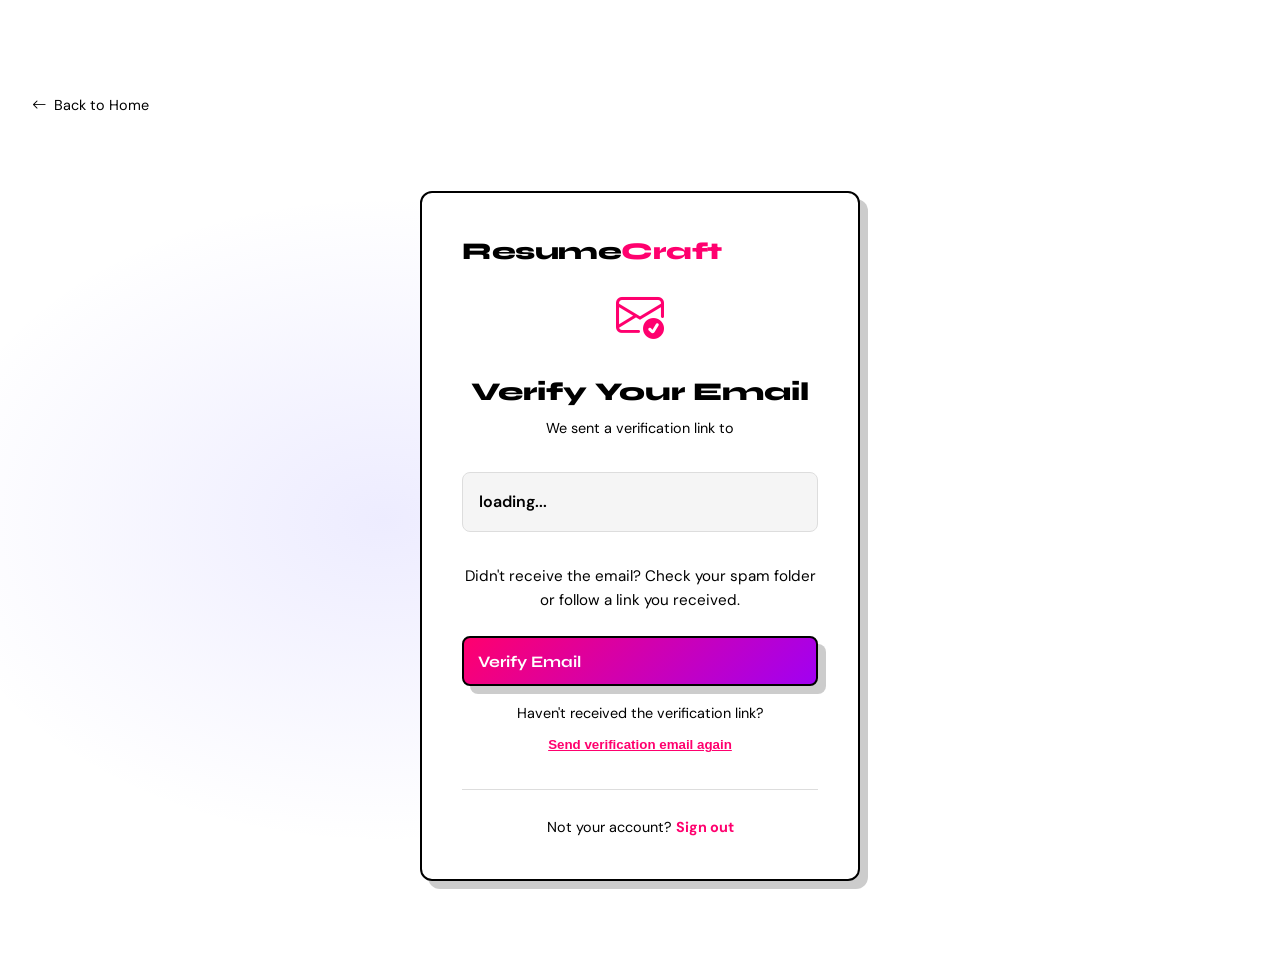
<file: email-verification.html>
<!DOCTYPE html>
<html lang="en">

<head>
    <meta charset="UTF-8">
    <meta name="viewport" content="width=device-width, initial-scale=1.0">
    <title>Verify Email — ResumeCraft</title>
    <link rel="preconnect" href="https://fonts.googleapis.com">
    <link href="https://fonts.googleapis.com/css2?family=Syne:wght@700;800&family=DM+Sans:wght@300;400;500;600&display=swap" rel="stylesheet">
    <link rel="stylesheet" href="https://cdn.jsdelivr.net/npm/bootstrap-icons@1.11.3/font/bootstrap-icons.min.css">
    <link rel="stylesheet" href="css/style.css">
    <style>
         :root {
            --primary-color: #ff006e;
            --secondary-color: #a100f2;
            --black: #000000;
            --white: #ffffff;
            --light-gray: #f5f5f5;
            --border-width: 2px;
            --border-radius: 12px;
            --shadow: 8px 8px 0px rgba(0, 0, 0, 0.2);
            --shadow-hover: 12px 12px 0px rgba(0, 0, 0, 0.3);
        }
        
        body {
            background-color: var(--white) !important;
            color: var(--black) !important;
        }
        
        h1,
        h2,
        h3,
        h4,
        h5,
        h6 {
            color: var(--black) !important;
        }
        
        p,
        a {
            color: var(--black) !important;
        }
        
        .auth-card {
            border: var(--border-width) solid var(--black);
            border-radius: var(--border-radius);
            box-shadow: var(--shadow);
            background-color: rgba(255, 255, 255, 0.98) !important;
            color: var(--black);
            backdrop-filter: blur(10px);
            margin-top: 2rem;
        }
        
        .auth-logo {
            font-weight: 900;
            font-size: 1.5rem;
            letter-spacing: -0.02em;
            color: var(--black);
        }
        
        .btn-primary-custom {
            background-color: var(--primary-color);
            color: var(--white);
            border: var(--border-width) solid var(--black);
            border-radius: 8px;
            box-shadow: var(--shadow);
            font-weight: 700;
            transition: all 0.3s ease;
            padding: 0.85rem;
            cursor: pointer;
        }
        
        .btn-primary-custom:hover:not(:disabled) {
            box-shadow: var(--shadow-hover);
            transform: translate(-2px, -2px);
        }
        
        .btn-primary-custom:disabled {
            opacity: 0.6;
            cursor: not-allowed;
        }
        
        .auth-link {
            color: var(--primary-color);
            font-weight: 700;
            text-decoration: none;
        }
        
        .success-msg {
            display: none;
            background-color: #d4edda;
            border: 2px solid #28a745;
            border-radius: 8px;
            padding: 1rem;
            margin-bottom: 1.5rem;
            color: #155724;
            font-weight: 600;
            align-items: center;
            gap: 0.5rem;
        }
        
        .error-msg {
            display: none;
            background-color: #f8d7da;
            border: 2px solid #dc3545;
            border-radius: 8px;
            padding: 1rem;
            margin-bottom: 1.5rem;
            color: #721c24;
            font-weight: 600;
            align-items: center;
            gap: 0.5rem;
        }
        
        .verification-icon {
            font-size: 3rem;
            color: var(--primary-color);
            margin-bottom: 1rem;
        }
        
        .email-display {
            background-color: var(--light-gray);
            border: 1px solid #ddd;
            border-radius: 8px;
            padding: 1rem;
            margin: 1.5rem 0;
            word-break: break-all;
            color: var(--black);
            font-weight: 600;
        }
        
        .spinner {
            border: 3px solid #f3f3f3;
            border-top: 3px solid var(--primary-color);
            border-radius: 50%;
            width: 20px;
            height: 20px;
            animation: spin 1s linear infinite;
        }
        
        @keyframes spin {
            0% {
                transform: rotate(0deg);
            }
            100% {
                transform: rotate(360deg);
            }
        }
        
        .resend-link {
            margin-top: 1rem;
            text-align: center;
            font-size: 0.9rem;
        }
        
        .resend-link button {
            background: none;
            border: none;
            color: var(--primary-color);
            font-weight: 700;
            cursor: pointer;
            text-decoration: underline;
            padding: 0;
        }
        
        .resend-link button:hover {
            text-decoration-line: underline;
        }
        
        input,
        textarea,
        select {
            background-color: var(--white) !important;
            color: var(--black) !important;
            border-color: var(--black) !important;
        }
    </style>
</head>

<body>
    <div class="auth-page" style="position:relative">
        <div style="position:absolute;top:0;left:0;right:0;height:180px;background:linear-gradient(135deg, #ff006e 0%, #a100f2 100%);border-bottom:2px solid #000;z-index:-1"></div>

        <div style="position:absolute;top:1.5rem;left:2rem">
            <a href="index.html" style="display:flex;align-items:center;gap:0.5rem;color:#666;font-size:0.9rem;text-decoration:none">
                <i class="bi bi-arrow-left"></i> Back to Home
            </a>
        </div>

        <div class="auth-card page-enter">
            <div class="auth-logo">Resume<span>Craft</span></div>

            <div style="text-align:center">
                <div class="verification-icon">
                    <i class="bi bi-envelope-check"></i>
                </div>
                <h1 class="auth-title">Verify Your Email</h1>
                <p class="auth-sub">We sent a verification link to</p>
            </div>

            <div class="email-display" id="emailDisplay">loading...</div>

            <div class="error-msg" id="errorMsg"><i class="bi bi-exclamation-circle me-2"></i><span id="errorText"></span></div>
            <div class="success-msg" id="successMsg"><i class="bi bi-check-circle me-2"></i><span id="successText">Email verified! Redirecting to dashboard...</span></div>

            <div style="text-align:center;margin-top:2rem">
                <p style="margin-bottom:1.5rem;font-size:0.95rem;color:#666">
                    Didn't receive the email? Check your spam folder or follow a link you received.
                </p>

                <button class="btn-primary-custom" style="width:100%;font-size:1rem" onclick="handleVerificationCheck()" id="checkBtn">
                    <span id="checkBtnText">Verify Email</span>
                    <div class="spinner" id="spinner" style="display:none;margin-left:0.5rem"></div>
                </button>

                <div class="resend-link">
                    <p style="margin-bottom:0.5rem">Haven't received the verification link?</p>
                    <button onclick="handleResendEmail()" id="resendBtn">Send verification email again</button>
                </div>

                <div style="margin-top:2rem;padding-top:1.5rem;border-top:1px solid #ddd">
                    <a href="#" onclick="handleLogout()" style="color:#666;font-size:0.9rem;text-decoration:none">
                        Not your account? <span style="color:var(--primary-color);font-weight:700">Sign out</span>
                    </a>
                </div>
            </div>
        </div>
    </div>

    <script type="module">
        import { checkEmailVerification, resendEmailVerification, logOut, getCurrentUser, onAuthChange } from './js/auth.js'; /* REDIRECT IF NOT AUTHENTICATED OR EMAIL ALREADY VERIFIED */ onAuthChange(user => { if (!user) { window.location.href = 'login.html';
        } else if (user.emailVerified) { window.location.href = 'dashboard.html'; } else { // Display user email document.getElementById('emailDisplay').textContent = user.email; } }); /* CHECK IF EMAIL IS VERIFIED */ window.handleVerificationCheck =
        async () => { const btn = document.getElementById('checkBtn'); const btnText = document.getElementById('checkBtnText'); const spinner = document.getElementById('spinner'); const errorMsg = document.getElementById('errorMsg'); btn.disabled = true;
        btnText.textContent = 'Checking...'; spinner.style.display = 'inline-block'; errorMsg.style.display = 'none'; try { const isVerified = await checkEmailVerification(); if (isVerified) { document.getElementById('successMsg').style.display = 'flex';
        setTimeout(() => { window.location.href = 'dashboard.html'; }, 2000); } else { const errorText = document.getElementById('errorText'); errorText.textContent = 'Email not verified yet. Please check your inbox and click the verification link.';
        errorMsg.style.display = 'flex'; btn.disabled = false; btnText.textContent = 'Verify Email'; spinner.style.display = 'none'; } } catch (err) { console.error('Verification check error:', err); const errorText = document.getElementById('errorText');
        errorText.textContent = 'Failed to check email verification status.'; errorMsg.style.display = 'flex'; btn.disabled = false; btnText.textContent = 'Verify Email'; spinner.style.display = 'none'; } }; /* RESEND VERIFICATION EMAIL */ window.handleResendEmail
        = async () => { const btn = document.getElementById('resendBtn'); const errorMsg = document.getElementById('errorMsg'); const successMsg = document.getElementById('successMsg'); btn.disabled = true; try { await resendEmailVerification(); successMsg.style.display
        = 'flex'; document.getElementById('successText').textContent = 'Verification email sent! Check your inbox.'; errorMsg.style.display = 'none'; setTimeout(() => { successMsg.style.display = 'none'; btn.disabled = false; }, 3000); } catch (err) {
        console.error('Resend email error:', err); const errorText = document.getElementById('errorText'); errorText.textContent = 'Failed to resend verification email. Please try again.'; errorMsg.style.display = 'flex'; btn.disabled = false; } }; /*
        LOGOUT */ window.handleLogout = async () => { try { await logOut(); window.location.href = 'login.html'; } catch (err) { console.error('Logout error:', err); } }; /* AUTO-CHECK EVERY 3 SECONDS IF EMAIL IS VERIFIED */ setInterval(async () => {
        try { const user = getCurrentUser(); if (user && !user.emailVerified) { const isVerified = await checkEmailVerification(); if (isVerified) { window.location.href = 'dashboard.html'; } } } catch (err) { console.error('Auto-check error:', err);
        } }, 3000);
    </script>
</body>

</html>
</file>
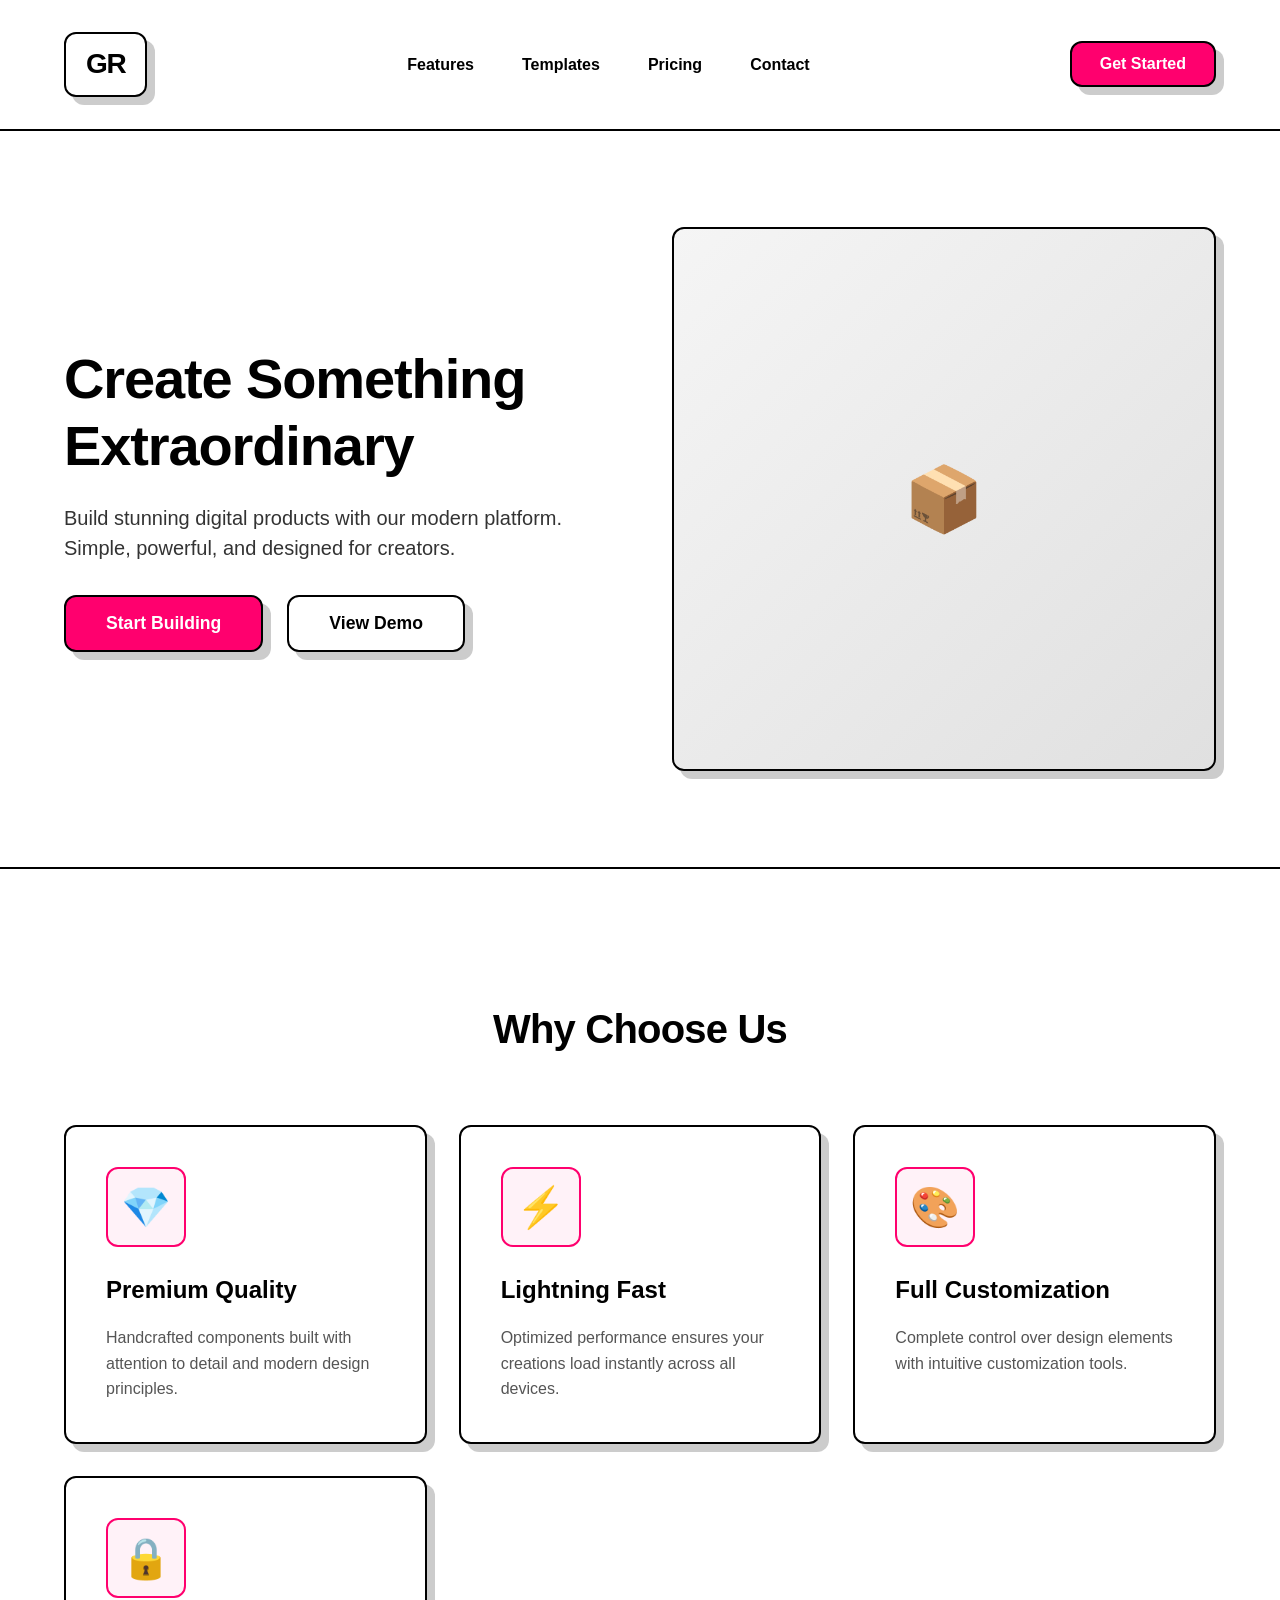
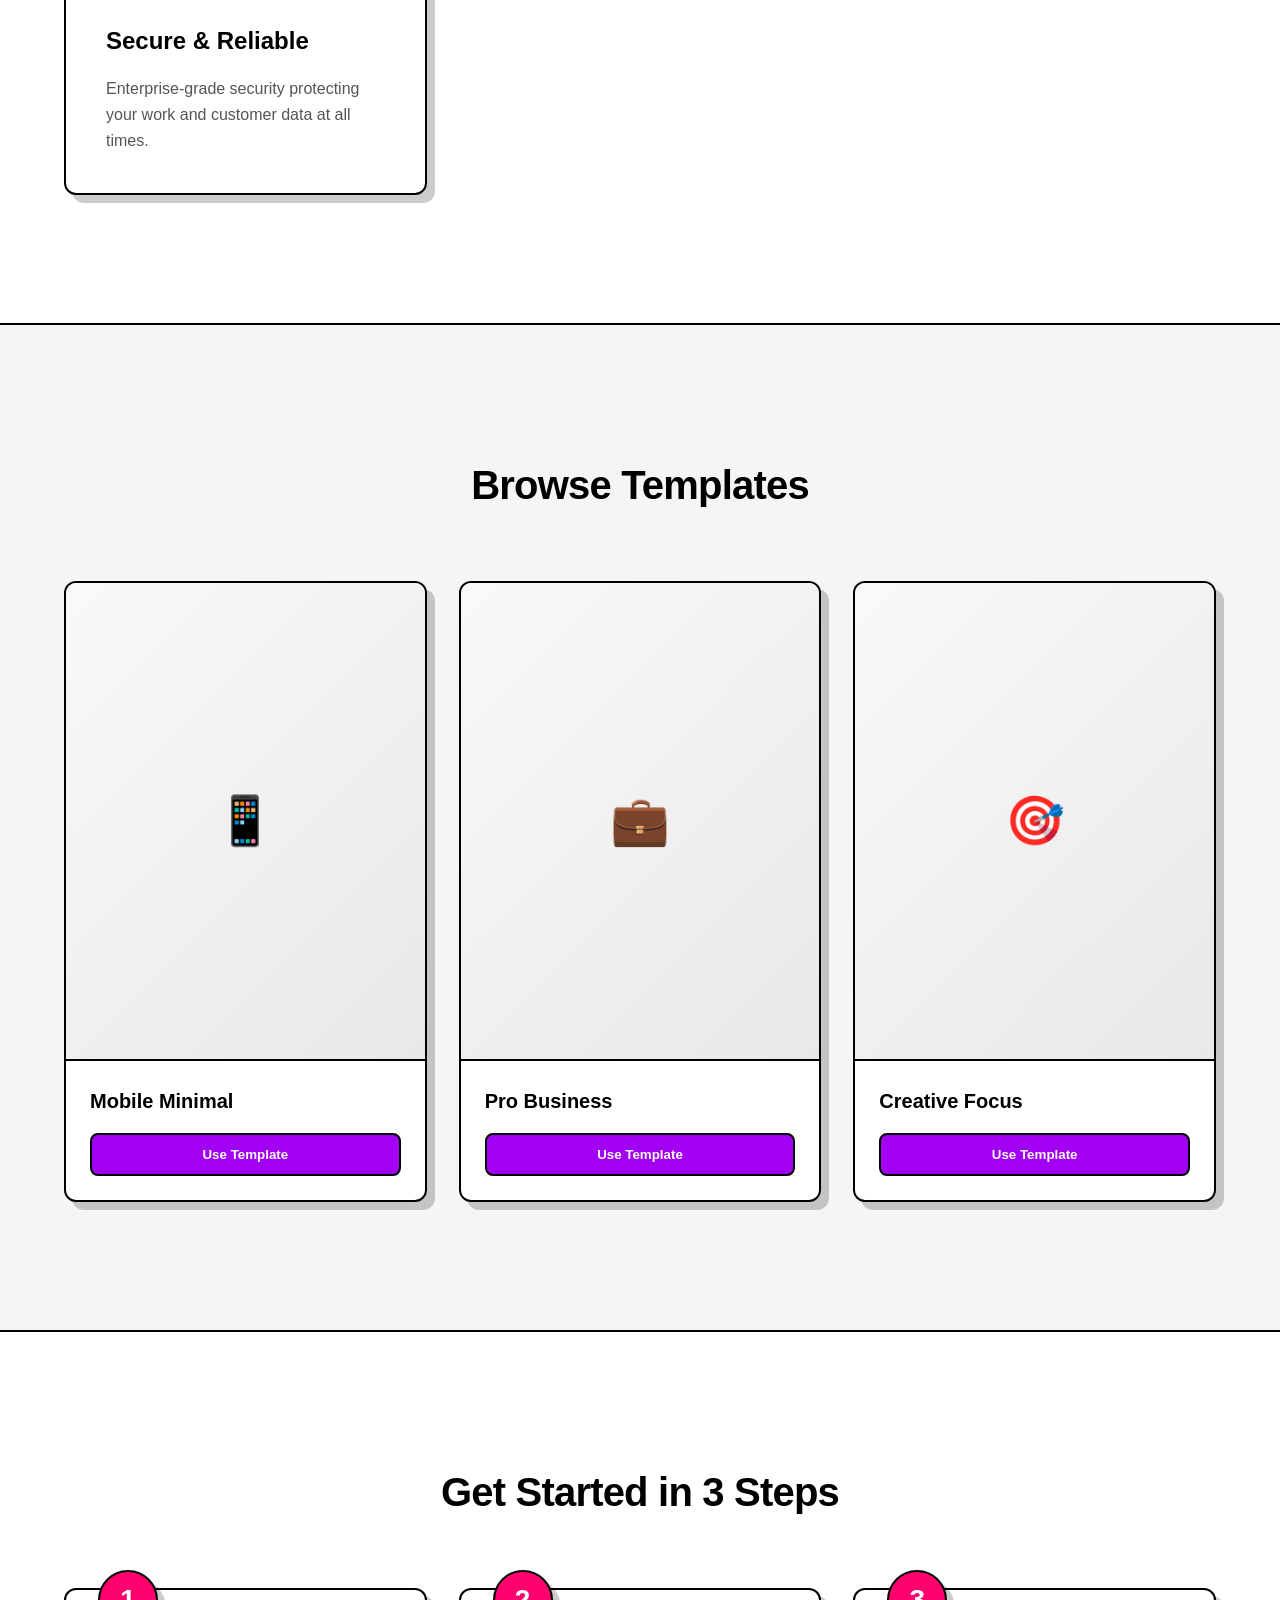
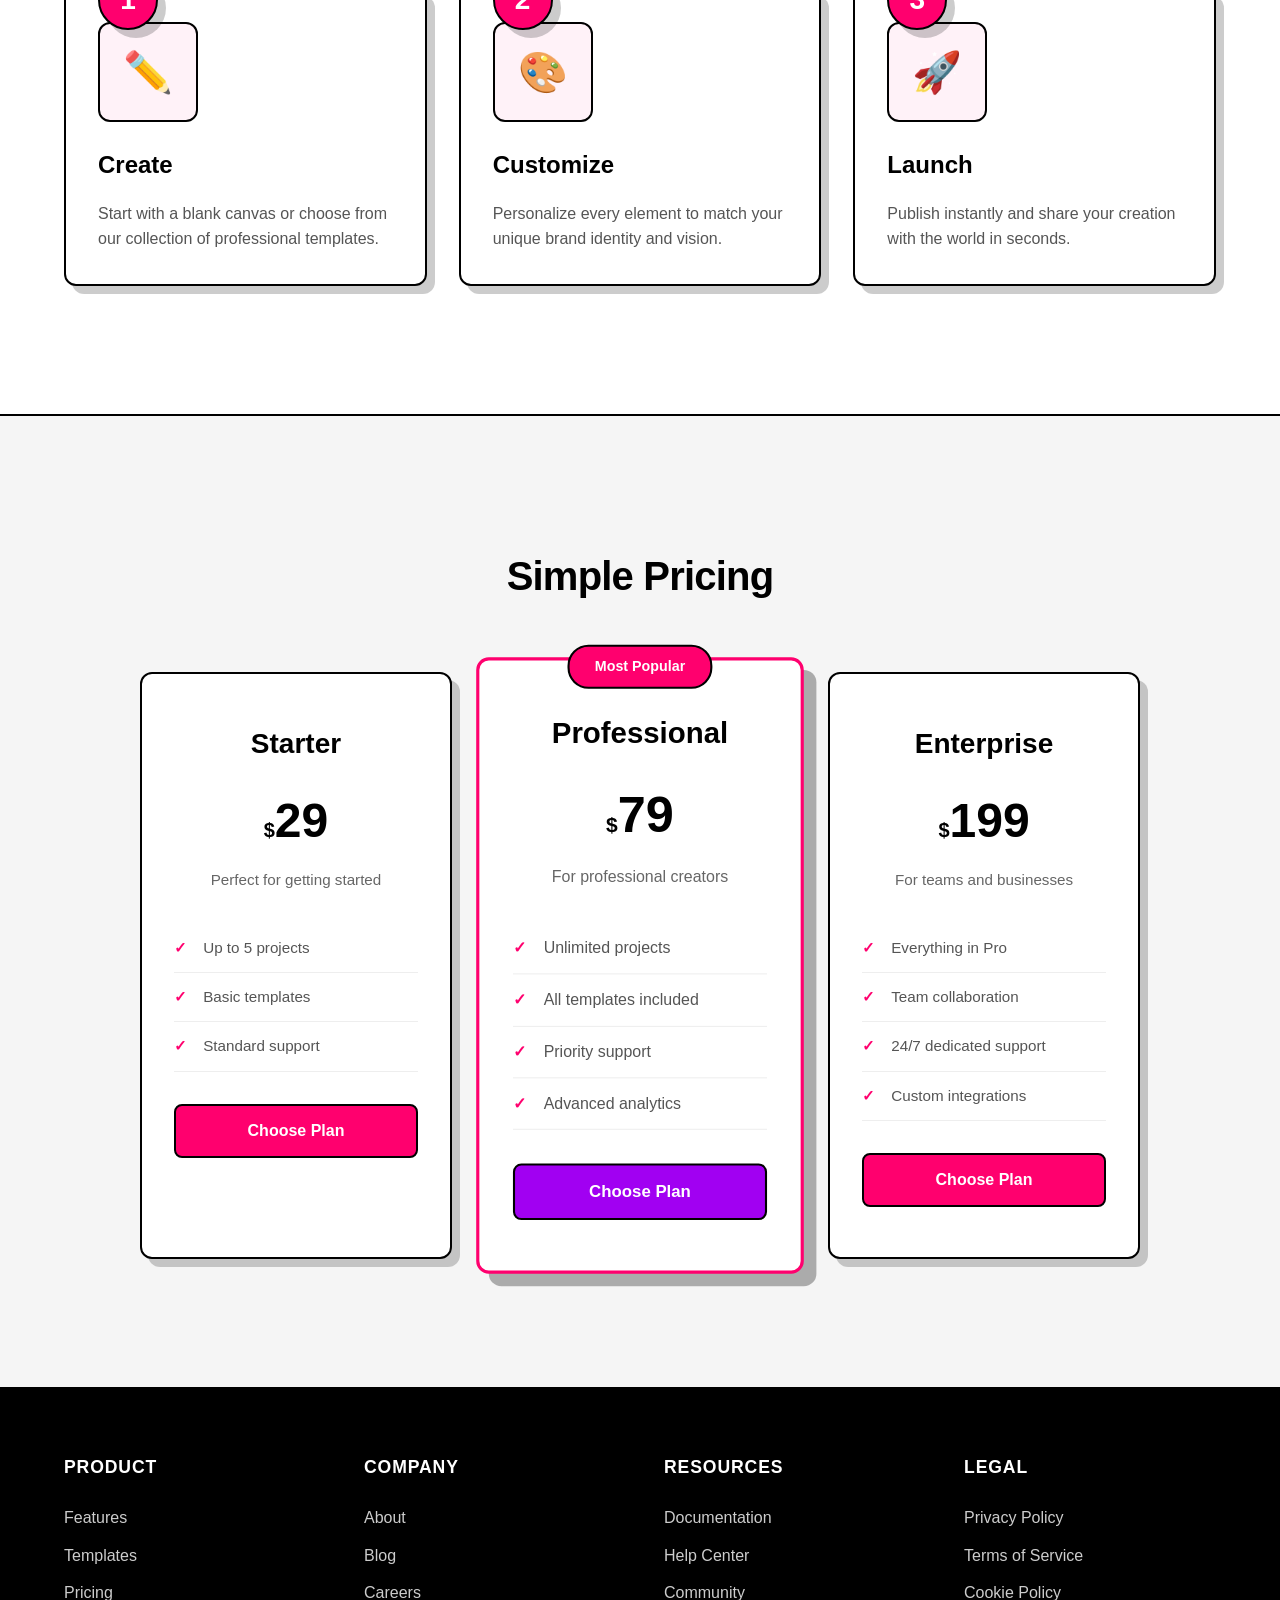
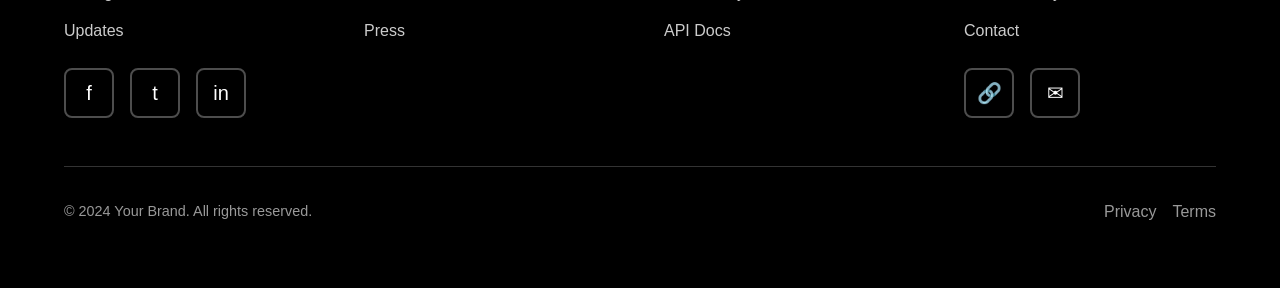
<file: gumroad-inspired.html>
<!DOCTYPE html>
<html lang="en">

<head>
    <meta charset="UTF-8">
    <meta name="viewport" content="width=device-width, initial-scale=1.0">
    <title>Gumroad-Inspired UI - Neo-Brutalism Design</title>
    <style>
        * {
            margin: 0;
            padding: 0;
            box-sizing: border-box;
        }
        
         :root {
            --primary-color: #ff006e;
            --secondary-color: #a100f2;
            --black: #000000;
            --white: #ffffff;
            --light-gray: #f5f5f5;
            --border-width: 2px;
            --border-radius: 12px;
            --shadow: 8px 8px 0px rgba(0, 0, 0, 0.2);
            --shadow-hover: 12px 12px 0px rgba(0, 0, 0, 0.3);
        }
        
        body {
            font-family: -apple-system, BlinkMacSystemFont, 'Segoe UI', Roboto, Oxygen, Ubuntu, Cantarell, sans-serif;
            background-color: var(--white);
            color: var(--black);
            line-height: 1.6;
        }
        /* ========== NAVBAR ========== */
        
        nav {
            display: flex;
            justify-content: space-between;
            align-items: center;
            padding: 2rem 4rem;
            border-bottom: var(--border-width) solid var(--black);
            background-color: var(--white);
            position: sticky;
            top: 0;
            z-index: 1000;
        }
        
        .logo {
            font-size: 1.75rem;
            font-weight: 900;
            letter-spacing: -0.05em;
            border: var(--border-width) solid var(--black);
            padding: 0.5rem 1.25rem;
            border-radius: var(--border-radius);
            background-color: var(--white);
            box-shadow: var(--shadow);
        }
        
        .nav-links {
            display: flex;
            gap: 3rem;
            list-style: none;
            flex: 1;
            justify-content: center;
        }
        
        .nav-links a {
            text-decoration: none;
            color: var(--black);
            font-weight: 700;
            font-size: 1rem;
            position: relative;
            transition: all 0.2s ease;
        }
        
        .nav-links a:hover {
            opacity: 0.7;
        }
        
        .nav-links a::after {
            content: '';
            position: absolute;
            bottom: -4px;
            left: 0;
            width: 0;
            height: 2px;
            background-color: var(--primary-color);
            transition: width 0.3s ease;
        }
        
        .nav-links a:hover::after {
            width: 100%;
        }
        
        .nav-cta {
            background-color: var(--primary-color);
            color: var(--white);
            border: var(--border-width) solid var(--black);
            padding: 0.75rem 1.75rem;
            border-radius: var(--border-radius);
            font-weight: 700;
            font-size: 1rem;
            cursor: pointer;
            transition: all 0.3s ease;
            box-shadow: var(--shadow);
        }
        
        .nav-cta:hover {
            box-shadow: var(--shadow-hover);
            transform: translate(-2px, -2px);
        }
        /* ========== HERO SECTION ========== */
        
        .hero {
            display: grid;
            grid-template-columns: 1fr 1fr;
            gap: 4rem;
            align-items: center;
            padding: 6rem 4rem;
            background-color: var(--white);
        }
        
        .hero-content h1 {
            font-size: 3.5rem;
            font-weight: 900;
            line-height: 1.2;
            margin-bottom: 1.5rem;
            letter-spacing: -0.02em;
        }
        
        .hero-content p {
            font-size: 1.25rem;
            margin-bottom: 2rem;
            color: #333;
            line-height: 1.5;
        }
        
        .hero-buttons {
            display: flex;
            gap: 1.5rem;
        }
        
        .btn {
            padding: 1rem 2.5rem;
            font-size: 1.1rem;
            font-weight: 700;
            border: var(--border-width) solid var(--black);
            border-radius: var(--border-radius);
            cursor: pointer;
            transition: all 0.3s ease;
            display: inline-block;
            text-decoration: none;
            text-align: center;
        }
        
        .btn-primary {
            background-color: var(--primary-color);
            color: var(--white);
            box-shadow: var(--shadow);
        }
        
        .btn-primary:hover {
            box-shadow: var(--shadow-hover);
            transform: translate(-2px, -2px);
        }
        
        .btn-secondary {
            background-color: var(--white);
            color: var(--black);
            box-shadow: var(--shadow);
        }
        
        .btn-secondary:hover {
            background-color: var(--light-gray);
            box-shadow: var(--shadow-hover);
            transform: translate(-2px, -2px);
        }
        
        .hero-image {
            border: var(--border-width) solid var(--black);
            border-radius: var(--border-radius);
            aspect-ratio: 1;
            background: linear-gradient(135deg, #f5f5f5 0%, #e0e0e0 100%);
            display: flex;
            align-items: center;
            justify-content: center;
            font-size: 4rem;
            font-weight: 900;
            color: #ccc;
            box-shadow: var(--shadow);
        }
        /* ========== FEATURES SECTION ========== */
        
        .features {
            padding: 8rem 4rem;
            background-color: var(--white);
            border-top: var(--border-width) solid var(--black);
        }
        
        .section-title {
            font-size: 2.5rem;
            font-weight: 900;
            margin-bottom: 4rem;
            text-align: center;
            letter-spacing: -0.02em;
        }
        
        .features-grid {
            display: grid;
            grid-template-columns: repeat(auto-fit, minmax(300px, 1fr));
            gap: 2rem;
        }
        
        .feature-card {
            border: var(--border-width) solid var(--black);
            border-radius: var(--border-radius);
            padding: 2.5rem;
            background-color: var(--white);
            box-shadow: var(--shadow);
            transition: all 0.3s ease;
        }
        
        .feature-card:hover {
            box-shadow: var(--shadow-hover);
            transform: translate(-4px, -4px);
        }
        
        .feature-icon {
            width: 80px;
            height: 80px;
            border: var(--border-width) solid var(--primary-color);
            border-radius: 12px;
            display: flex;
            align-items: center;
            justify-content: center;
            font-size: 2.5rem;
            margin-bottom: 1.5rem;
            background-color: rgba(255, 0, 110, 0.05);
        }
        
        .feature-card h3 {
            font-size: 1.5rem;
            margin-bottom: 1rem;
            font-weight: 800;
        }
        
        .feature-card p {
            color: #555;
            font-size: 1rem;
            line-height: 1.6;
        }
        /* ========== TEMPLATES SECTION ========== */
        
        .templates {
            padding: 8rem 4rem;
            background-color: var(--light-gray);
            border-top: var(--border-width) solid var(--black);
        }
        
        .templates-grid {
            display: grid;
            grid-template-columns: repeat(auto-fit, minmax(320px, 1fr));
            gap: 2rem;
        }
        
        .template-card {
            border: var(--border-width) solid var(--black);
            border-radius: var(--border-radius);
            overflow: hidden;
            background-color: var(--white);
            box-shadow: var(--shadow);
            transition: all 0.3s ease;
        }
        
        .template-card:hover {
            box-shadow: var(--shadow-hover);
            transform: translate(-4px, -4px);
        }
        
        .template-preview {
            width: 100%;
            aspect-ratio: 3 / 4;
            background: linear-gradient(135deg, #f9f9f9 0%, #e8e8e8 100%);
            display: flex;
            align-items: center;
            justify-content: center;
            font-size: 3rem;
            color: #ccc;
            border-bottom: var(--border-width) solid var(--black);
        }
        
        .template-info {
            padding: 1.5rem;
        }
        
        .template-info h3 {
            font-size: 1.25rem;
            font-weight: 800;
            margin-bottom: 1rem;
        }
        
        .template-btn {
            width: 100%;
            padding: 0.75rem;
            background-color: var(--secondary-color);
            color: var(--white);
            border: var(--border-width) solid var(--black);
            border-radius: 8px;
            font-weight: 700;
            cursor: pointer;
            transition: all 0.3s ease;
        }
        
        .template-btn:hover {
            background-color: var(--primary-color);
            box-shadow: 4px 4px 0px rgba(0, 0, 0, 0.2);
        }
        /* ========== STEPS SECTION ========== */
        
        .steps {
            padding: 8rem 4rem;
            background-color: var(--white);
            border-top: var(--border-width) solid var(--black);
        }
        
        .steps-grid {
            display: grid;
            grid-template-columns: repeat(auto-fit, minmax(280px, 1fr));
            gap: 2rem;
        }
        
        .step-card {
            border: var(--border-width) solid var(--black);
            border-radius: var(--border-radius);
            padding: 2rem;
            background-color: var(--white);
            box-shadow: var(--shadow);
            position: relative;
            transition: all 0.3s ease;
        }
        
        .step-card:hover {
            box-shadow: var(--shadow-hover);
            transform: translate(-4px, -4px);
        }
        
        .step-number {
            position: absolute;
            top: -20px;
            left: 2rem;
            width: 60px;
            height: 60px;
            background-color: var(--primary-color);
            color: var(--white);
            border: var(--border-width) solid var(--black);
            border-radius: 50%;
            display: flex;
            align-items: center;
            justify-content: center;
            font-size: 1.75rem;
            font-weight: 900;
            box-shadow: var(--shadow);
        }
        
        .step-icon {
            width: 100px;
            height: 100px;
            border: var(--border-width) solid var(--black);
            border-radius: 12px;
            display: flex;
            align-items: center;
            justify-content: center;
            font-size: 2.5rem;
            margin-bottom: 1.5rem;
            background-color: rgba(255, 0, 110, 0.05);
        }
        
        .step-card h3 {
            font-size: 1.5rem;
            margin-bottom: 1rem;
            margin-top: 1rem;
            font-weight: 800;
        }
        
        .step-card p {
            color: #555;
            font-size: 1rem;
            line-height: 1.6;
        }
        /* ========== PRICING SECTION ========== */
        
        .pricing {
            padding: 8rem 4rem;
            background-color: var(--light-gray);
            border-top: var(--border-width) solid var(--black);
        }
        
        .pricing-grid {
            display: grid;
            grid-template-columns: repeat(auto-fit, minmax(300px, 1fr));
            gap: 2rem;
            max-width: 1000px;
            margin: 0 auto;
        }
        
        .pricing-card {
            border: var(--border-width) solid var(--black);
            border-radius: var(--border-radius);
            padding: 3rem 2rem;
            background-color: var(--white);
            box-shadow: var(--shadow);
            transition: all 0.3s ease;
            position: relative;
            text-align: center;
        }
        
        .pricing-card.featured {
            transform: scale(1.05);
            box-shadow: 12px 12px 0px rgba(0, 0, 0, 0.3);
            border-color: var(--primary-color);
            border-width: 3px;
        }
        
        .pricing-card.featured:hover {
            box-shadow: 16px 16px 0px rgba(0, 0, 0, 0.4);
        }
        
        .pricing-badge {
            position: absolute;
            top: -15px;
            left: 50%;
            transform: translateX(-50%);
            background-color: var(--primary-color);
            color: var(--white);
            padding: 0.5rem 1.5rem;
            border-radius: 20px;
            font-weight: 800;
            font-size: 0.85rem;
            border: var(--border-width) solid var(--black);
        }
        
        .pricing-card h3 {
            font-size: 1.75rem;
            margin-bottom: 1rem;
            font-weight: 900;
        }
        
        .pricing-amount {
            font-size: 3rem;
            font-weight: 900;
            margin-bottom: 0.5rem;
        }
        
        .pricing-currency {
            font-size: 1.25rem;
        }
        
        .pricing-desc {
            color: #666;
            margin-bottom: 2rem;
            font-size: 0.95rem;
        }
        
        .pricing-features {
            list-style: none;
            margin-bottom: 2rem;
            text-align: left;
        }
        
        .pricing-features li {
            padding: 0.75rem 0;
            border-bottom: 1px solid #eee;
            font-size: 0.95rem;
            color: #555;
        }
        
        .pricing-features li:before {
            content: "✓ ";
            color: var(--primary-color);
            font-weight: 900;
            margin-right: 0.75rem;
        }
        
        .pricing-cta {
            width: 100%;
            padding: 1rem;
            background-color: var(--primary-color);
            color: var(--white);
            border: var(--border-width) solid var(--black);
            border-radius: 8px;
            font-weight: 700;
            font-size: 1rem;
            cursor: pointer;
            transition: all 0.3s ease;
        }
        
        .pricing-card.featured .pricing-cta {
            background-color: var(--secondary-color);
        }
        
        .pricing-cta:hover {
            transform: translate(-2px, -2px);
            box-shadow: 6px 6px 0px rgba(0, 0, 0, 0.2);
        }
        /* ========== FOOTER ========== */
        
        footer {
            background-color: var(--black);
            color: var(--white);
            padding: 4rem;
            border-top: var(--border-width) solid var(--black);
        }
        
        .footer-grid {
            display: grid;
            grid-template-columns: repeat(auto-fit, minmax(250px, 1fr));
            gap: 3rem;
            margin-bottom: 3rem;
        }
        
        .footer-column h4 {
            font-size: 1.1rem;
            font-weight: 800;
            margin-bottom: 1.5rem;
            text-transform: uppercase;
            letter-spacing: 0.05em;
        }
        
        .footer-column ul {
            list-style: none;
        }
        
        .footer-column ul li {
            margin-bottom: 0.75rem;
        }
        
        .footer-column ul li a {
            color: rgba(255, 255, 255, 0.8);
            text-decoration: none;
            transition: color 0.3s ease;
            font-weight: 500;
        }
        
        .footer-column ul li a:hover {
            color: var(--primary-color);
        }
        
        .social-icons {
            display: flex;
            gap: 1rem;
            margin-top: 1.5rem;
        }
        
        .social-icon {
            width: 50px;
            height: 50px;
            border: 2px solid rgba(255, 255, 255, 0.3);
            border-radius: 8px;
            display: flex;
            align-items: center;
            justify-content: center;
            color: var(--white);
            text-decoration: none;
            transition: all 0.3s ease;
            font-size: 1.25rem;
        }
        
        .social-icon:hover {
            border-color: var(--primary-color);
            color: var(--primary-color);
            background-color: rgba(255, 0, 110, 0.1);
        }
        
        .footer-bottom {
            border-top: 1px solid rgba(255, 255, 255, 0.2);
            padding-top: 2rem;
            display: flex;
            justify-content: space-between;
            align-items: center;
        }
        
        .footer-copyright {
            font-size: 0.9rem;
            color: rgba(255, 255, 255, 0.6);
        }
        /* ========== RESPONSIVE ========== */
        
        @media (max-width: 768px) {
            nav {
                flex-direction: column;
                gap: 1.5rem;
                padding: 1.5rem;
            }
            .nav-links {
                gap: 1.5rem;
            }
            .hero {
                grid-template-columns: 1fr;
                padding: 3rem 1.5rem;
                gap: 2rem;
            }
            .hero-content h1 {
                font-size: 2rem;
            }
            .hero-buttons {
                flex-direction: column;
            }
            .btn {
                width: 100%;
            }
            .features,
            .templates,
            .steps,
            .pricing {
                padding: 4rem 1.5rem;
            }
            .section-title {
                font-size: 1.75rem;
            }
            .pricing-card.featured {
                transform: scale(1);
            }
            .footer-bottom {
                flex-direction: column;
                gap: 1rem;
            }
        }
    </style>
</head>

<body>
    <!-- ========== NAVBAR ========== -->
    <nav>
        <div class="logo">GR</div>
        <ul class="nav-links">
            <li><a href="#features">Features</a></li>
            <li><a href="#templates">Templates</a></li>
            <li><a href="#pricing">Pricing</a></li>
            <li><a href="#contact">Contact</a></li>
        </ul>
        <button class="nav-cta">Get Started</button>
    </nav>

    <!-- ========== HERO SECTION ========== -->
    <section class="hero">
        <div class="hero-content">
            <h1>Create Something Extraordinary</h1>
            <p>Build stunning digital products with our modern platform. Simple, powerful, and designed for creators.</p>
            <div class="hero-buttons">
                <button class="btn btn-primary">Start Building</button>
                <button class="btn btn-secondary">View Demo</button>
            </div>
        </div>
        <div class="hero-image">📦</div>
    </section>

    <!-- ========== FEATURES SECTION ========== -->
    <section class="features" id="features">
        <h2 class="section-title">Why Choose Us</h2>
        <div class="features-grid">
            <div class="feature-card">
                <div class="feature-icon">💎</div>
                <h3>Premium Quality</h3>
                <p>Handcrafted components built with attention to detail and modern design principles.</p>
            </div>
            <div class="feature-card">
                <div class="feature-icon">⚡</div>
                <h3>Lightning Fast</h3>
                <p>Optimized performance ensures your creations load instantly across all devices.</p>
            </div>
            <div class="feature-card">
                <div class="feature-icon">🎨</div>
                <h3>Full Customization</h3>
                <p>Complete control over design elements with intuitive customization tools.</p>
            </div>
            <div class="feature-card">
                <div class="feature-icon">🔒</div>
                <h3>Secure & Reliable</h3>
                <p>Enterprise-grade security protecting your work and customer data at all times.</p>
            </div>
        </div>
    </section>

    <!-- ========== TEMPLATES SECTION ========== -->
    <section class="templates" id="templates">
        <h2 class="section-title">Browse Templates</h2>
        <div class="templates-grid">
            <div class="template-card">
                <div class="template-preview">📱</div>
                <div class="template-info">
                    <h3>Mobile Minimal</h3>
                    <button class="template-btn">Use Template</button>
                </div>
            </div>
            <div class="template-card">
                <div class="template-preview">💼</div>
                <div class="template-info">
                    <h3>Pro Business</h3>
                    <button class="template-btn">Use Template</button>
                </div>
            </div>
            <div class="template-card">
                <div class="template-preview">🎯</div>
                <div class="template-info">
                    <h3>Creative Focus</h3>
                    <button class="template-btn">Use Template</button>
                </div>
            </div>
        </div>
    </section>

    <!-- ========== STEPS SECTION ========== -->
    <section class="steps">
        <h2 class="section-title">Get Started in 3 Steps</h2>
        <div class="steps-grid">
            <div class="step-card">
                <div class="step-number">1</div>
                <div class="step-icon">✏️</div>
                <h3>Create</h3>
                <p>Start with a blank canvas or choose from our collection of professional templates.</p>
            </div>
            <div class="step-card">
                <div class="step-number">2</div>
                <div class="step-icon">🎨</div>
                <h3>Customize</h3>
                <p>Personalize every element to match your unique brand identity and vision.</p>
            </div>
            <div class="step-card">
                <div class="step-number">3</div>
                <div class="step-icon">🚀</div>
                <h3>Launch</h3>
                <p>Publish instantly and share your creation with the world in seconds.</p>
            </div>
        </div>
    </section>

    <!-- ========== PRICING SECTION ========== -->
    <section class="pricing" id="pricing">
        <h2 class="section-title">Simple Pricing</h2>
        <div class="pricing-grid">
            <div class="pricing-card">
                <h3>Starter</h3>
                <div class="pricing-amount"><span class="pricing-currency">$</span>29</div>
                <p class="pricing-desc">Perfect for getting started</p>
                <ul class="pricing-features">
                    <li>Up to 5 projects</li>
                    <li>Basic templates</li>
                    <li>Standard support</li>
                </ul>
                <button class="pricing-cta">Choose Plan</button>
            </div>

            <div class="pricing-card featured">
                <div class="pricing-badge">Most Popular</div>
                <h3>Professional</h3>
                <div class="pricing-amount"><span class="pricing-currency">$</span>79</div>
                <p class="pricing-desc">For professional creators</p>
                <ul class="pricing-features">
                    <li>Unlimited projects</li>
                    <li>All templates included</li>
                    <li>Priority support</li>
                    <li>Advanced analytics</li>
                </ul>
                <button class="pricing-cta">Choose Plan</button>
            </div>

            <div class="pricing-card">
                <h3>Enterprise</h3>
                <div class="pricing-amount"><span class="pricing-currency">$</span>199</div>
                <p class="pricing-desc">For teams and businesses</p>
                <ul class="pricing-features">
                    <li>Everything in Pro</li>
                    <li>Team collaboration</li>
                    <li>24/7 dedicated support</li>
                    <li>Custom integrations</li>
                </ul>
                <button class="pricing-cta">Choose Plan</button>
            </div>
        </div>
    </section>

    <!-- ========== FOOTER ========== -->
    <footer>
        <div class="footer-grid">
            <div class="footer-column">
                <h4>Product</h4>
                <ul>
                    <li><a href="#">Features</a></li>
                    <li><a href="#">Templates</a></li>
                    <li><a href="#">Pricing</a></li>
                    <li><a href="#">Updates</a></li>
                </ul>
                <div class="social-icons">
                    <a href="#" class="social-icon">f</a>
                    <a href="#" class="social-icon">t</a>
                    <a href="#" class="social-icon">in</a>
                </div>
            </div>

            <div class="footer-column">
                <h4>Company</h4>
                <ul>
                    <li><a href="#">About</a></li>
                    <li><a href="#">Blog</a></li>
                    <li><a href="#">Careers</a></li>
                    <li><a href="#">Press</a></li>
                </ul>
            </div>

            <div class="footer-column">
                <h4>Resources</h4>
                <ul>
                    <li><a href="#">Documentation</a></li>
                    <li><a href="#">Help Center</a></li>
                    <li><a href="#">Community</a></li>
                    <li><a href="#">API Docs</a></li>
                </ul>
            </div>

            <div class="footer-column">
                <h4>Legal</h4>
                <ul>
                    <li><a href="#">Privacy Policy</a></li>
                    <li><a href="#">Terms of Service</a></li>
                    <li><a href="#">Cookie Policy</a></li>
                    <li><a href="#">Contact</a></li>
                </ul>
                <div class="social-icons">
                    <a href="#" class="social-icon">🔗</a>
                    <a href="#" class="social-icon">✉</a>
                </div>
            </div>
        </div>

        <div class="footer-bottom">
            <p class="footer-copyright">© 2024 Your Brand. All rights reserved.</p>
            <div style="display: flex; gap: 1rem;">
                <a href="#" style="color: rgba(255, 255, 255, 0.6); text-decoration: none;">Privacy</a>
                <a href="#" style="color: rgba(255, 255, 255, 0.6); text-decoration: none;">Terms</a>
            </div>
        </div>
    </footer>
</body>

</html>
</file>
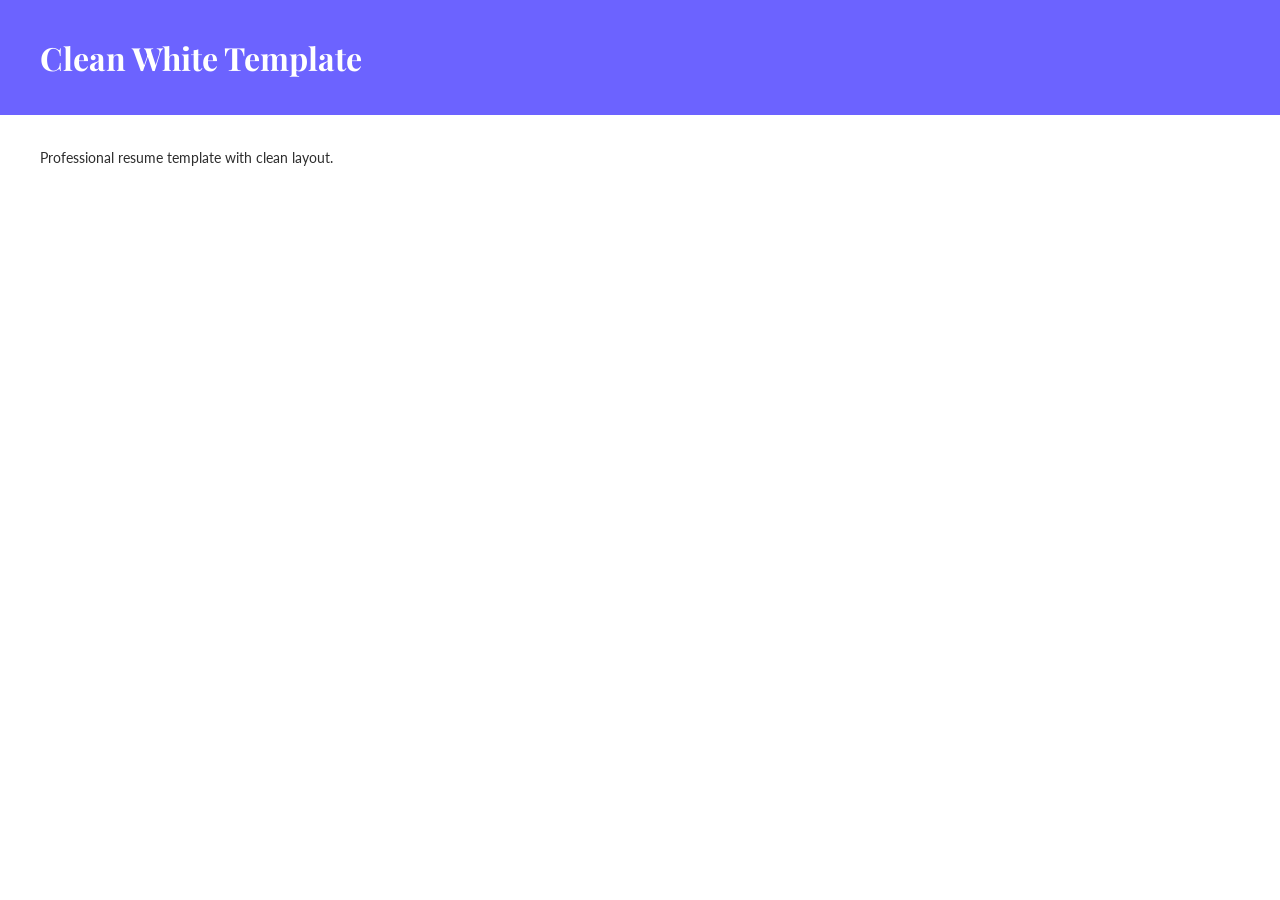
<file: assets/templates/template2.html>
<!DOCTYPE html>
<html lang="en">
<head>
<meta charset="UTF-8">
<style>
@import url('https://fonts.googleapis.com/css2?family=Playfair+Display:wght@400;700&family=Lato:wght@300;400;700&display=swap');
*{margin:0;padding:0;box-sizing:border-box}
body{font-family:'Lato',sans-serif;color:#2d2d2d;background:#fff;font-size:0.88rem;line-height:1.6}
.header-bar{background:#6C63FF;color:#fff;padding:2rem 2.5rem;display:flex;align-items:center;gap:1.5rem}
.photo{width:90px;height:90px;border-radius:50%;object-fit:cover;border:3px solid rgba(255,255,255,0.5);flex-shrink:0}
.name{font-family:'Playfair Display',serif;font-size:2rem;font-weight:700}
.contact{font-size:0.8rem;opacity:0.85;margin-top:0.4rem;display:flex;flex-wrap:wrap;gap:0.5rem 1rem}
.body{padding:2rem 2.5rem}
.section-title{font-family:'Playfair Display',serif;font-size:1rem;color:#6C63FF;border-bottom:2px solid #6C63FF;padding-bottom:0.4rem;margin-bottom:0.8rem;margin-top:1.4rem}
.skill{background:#f0eeff;color:#6C63FF;padding:0.25rem 0.75rem;border-radius:20px;font-size:0.78rem;font-weight:600;border:1px solid #D4D0FF;display:inline-block;margin:2px}
.summary-box{background:#f8f7ff;padding:1rem;border-left:4px solid #6C63FF;border-radius:0 8px 8px 0;font-style:italic;color:#444;font-size:0.85rem;line-height:1.7;margin-bottom:1.4rem}
</style>
</head>
<body>
<div class="header-bar">
  <div class="name">Clean White Template</div>
</div>
<div class="body">Professional resume template with clean layout.</div>
</body>
</html>
</file>
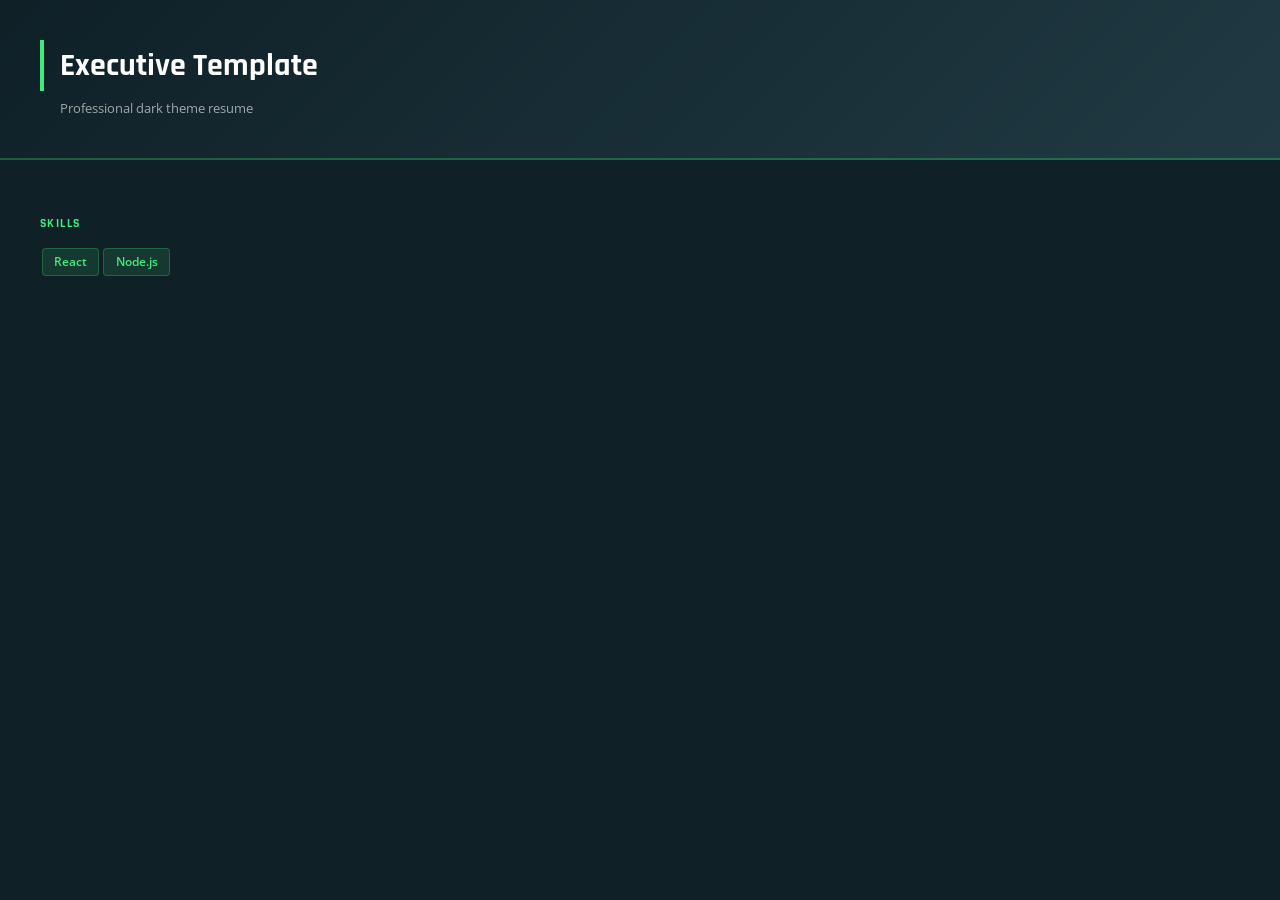
<file: assets/templates/template3.html>
<!DOCTYPE html>
<html lang="en">
<head>
<meta charset="UTF-8">
<style>
@import url('https://fonts.googleapis.com/css2?family=Rajdhani:wght@400;500;600;700&family=Open+Sans:wght@300;400;600&display=swap');
*{margin:0;padding:0;box-sizing:border-box}
body{font-family:'Open Sans',sans-serif;color:#e0f0e8;background:#0f2027;font-size:0.88rem;line-height:1.6}
.header{background:linear-gradient(135deg,#0f2027,#203a43);padding:2.5rem;border-bottom:2px solid rgba(67,233,123,0.3)}
.name{font-family:'Rajdhani',sans-serif;font-size:2rem;font-weight:700;color:#fff;border-left:4px solid #43E97B;padding-left:1rem}
.contact{font-size:0.8rem;color:rgba(255,255,255,0.6);margin-top:0.4rem;padding-left:1.25rem;display:flex;flex-wrap:wrap;gap:0.5rem 1rem}
.body{padding:2rem 2.5rem;background:#0f2027}
.section-title{font-family:'Rajdhani',sans-serif;font-size:0.75rem;font-weight:700;text-transform:uppercase;letter-spacing:0.12em;color:#43E97B;margin-bottom:0.75rem;margin-top:1.4rem}
.skill{background:rgba(67,233,123,0.12);color:#43E97B;padding:0.2rem 0.7rem;border-radius:4px;font-size:0.78rem;font-weight:600;border:1px solid rgba(67,233,123,0.25);display:inline-block;margin:2px}
.item-title{font-weight:700;color:#fff}
.item-sub{color:rgba(224,240,232,0.6);font-size:0.8rem}
</style>
</head>
<body>
<div class="header">
  <div class="name">Executive Template</div>
  <div class="contact">Professional dark theme resume</div>
</div>
<div class="body">
  <div class="section-title">Skills</div>
  <span class="skill">React</span><span class="skill">Node.js</span>
</div>
</body>
</html>
</file>
<file: css/style.css>
@import url('https://fonts.googleapis.com/css2?family=Syne:wght@400;500;600;700;800&family=DM+Sans:wght@300;400;500;600&display=swap');
:root {
    --primary: #ffffff;
    --accent: #ff006e;
    --accent2: #a100f2;
    --accent3: #00d4ff;
    --surface: #f8f9ff;
    --surface2: #f0f3ff;
    --surface3: #e8ecff;
    --text: #1a1a2e;
    --text-muted: #666699;
    --border: rgba(255, 0, 110, 0.15);
    --glow: rgba(255, 0, 110, 0.25);
    --radius: 16px;
    --radius-sm: 10px;
    --transition: all 0.3s cubic-bezier(0.4, 0, 0.2, 1);
}

*,
*::before,
*::after {
    box-sizing: border-box;
    margin: 0;
    padding: 0;
}

html {
    scroll-behavior: smooth;
}

body {
    font-family: 'DM Sans', sans-serif;
    background: var(--primary);
    color: var(--text);
    overflow-x: hidden;
    line-height: 1.6;
    padding-top: 70px;
}

h1,
h2,
h3,
h4,
h5,
h6 {
    font-family: 'Syne', sans-serif;
    font-weight: 700;
}

a {
    color: var(--accent);
    text-decoration: none;
    transition: var(--transition);
}

a:hover {
    color: var(--accent2);
}


/* ===== NAVBAR ===== */

.navbar {
    position: fixed;
    top: 0;
    width: 100%;
    z-index: 1000;
    padding: 1.2rem 0;
    background: transparent;
    transition: var(--transition);
    display: block !important;
    visibility: visible !important;
}

.navbar.scrolled {
    background: #ffffff !important;
    backdrop-filter: blur(20px);
    border-bottom: 2px solid #000 !important;
    padding: 0.8rem 0;
    box-shadow: 0 4px 30px rgba(0, 0, 0, 0.15);
}

.navbar.scrolled .navbar-brand {
    color: #000000 !important;
}

.navbar.scrolled .navbar-brand span {
    color: #ff006e !important;
}

.navbar.scrolled .nav-link {
    color: #333333 !important;
}

.navbar.scrolled .nav-link:hover {
    color: #ff006e !important;
}

.navbar-brand {
    font-family: 'Syne', sans-serif;
    font-size: 1.6rem;
    font-weight: 800;
    color: var(--text) !important;
    letter-spacing: -0.02em;
}

.navbar-brand span {
    color: var(--accent);
}

.navbar .nav-link {
    color: var(--text-muted) !important;
    font-weight: 500;
    padding: 0.4rem 1rem !important;
    transition: var(--transition);
    font-size: 0.95rem;
}

.navbar .nav-link:hover {
    color: var(--text) !important;
}

.navbar-toggler {
    border: 2px solid #000 !important;
    border-radius: 8px;
    background: #fff !important;
    padding: 0.5rem 0.65rem;
}

.navbar-toggler-icon {
    filter: none !important;
    background-image: url("data:image/svg+xml,%3csvg xmlns='http://www.w3.org/2000/svg' viewBox='0 0 30 30'%3e%3cpath stroke='%23000' stroke-linecap='round' stroke-miterlimit='10' stroke-width='2' d='M4 7h22M4 15h22M4 23h22'/%3e%3c/svg%3e") !important;
    background-repeat: no-repeat !important;
    background-position: center !important;
    background-size: 100% 100% !important;
    width: 1.5rem !important;
    height: 1.5rem !important;
    display: inline-block !important;
}

.navbar-toggler:focus,
.navbar-toggler:active {
    outline: none !important;
    box-shadow: 0 0 0 0.25rem rgba(255, 0, 110, 0.25) !important;
}


/* ===== BUTTONS ===== */

.btn-primary-custom {
    background: linear-gradient(135deg, var(--accent), var(--accent2));
    color: #fff;
    border: 2px solid var(--accent);
    padding: 0.75rem 2rem;
    border-radius: 50px;
    font-family: 'Syne', sans-serif;
    font-weight: 600;
    font-size: 0.95rem;
    cursor: pointer;
    transition: var(--transition);
    display: inline-flex;
    align-items: center;
    gap: 0.5rem;
    box-shadow: 0 8px 25px var(--glow);
    position: relative;
    overflow: hidden;
}

.btn-primary-custom::before {
    content: '';
    position: absolute;
    top: 0;
    left: -100%;
    width: 100%;
    height: 100%;
    background: linear-gradient(90deg, transparent, rgba(255, 255, 255, 0.25), transparent);
    transition: left 0.5s;
}

.btn-primary-custom:hover {
    box-shadow: 0 12px 35px var(--glow);
    transform: translateY(-2px);
}

.btn-primary-custom:hover::before {
    left: 100%;
}

.btn-outline-custom {
    background: transparent;
    color: var(--text);
    border: 1px solid var(--border);
    padding: 0.75rem 2rem;
    border-radius: 50px;
    font-family: 'Syne', sans-serif;
    font-weight: 600;
    font-size: 0.95rem;
    cursor: pointer;
    transition: var(--transition);
    display: inline-flex;
    align-items: center;
    gap: 0.5rem;
}

.btn-outline-custom:hover {
    background: var(--surface2);
    border-color: var(--accent);
    color: var(--accent);
}


/* ===== HERO ===== */

.hero {
    min-height: 100vh;
    display: flex;
    align-items: center;
    padding: 8rem 0 4rem;
    position: relative;
    overflow: hidden;
}

.hero-bg {
    position: absolute;
    inset: 0;
    background: radial-gradient(ellipse 80% 60% at 60% 40%, rgba(108, 99, 255, 0.15) 0%, transparent 70%), radial-gradient(ellipse 60% 50% at 20% 80%, rgba(67, 233, 123, 0.08) 0%, transparent 60%);
}

.hero-grid {
    position: absolute;
    inset: 0;
    background-image: linear-gradient(var(--border) 1px, transparent 1px), linear-gradient(90deg, var(--border) 1px, transparent 1px);
    background-size: 60px 60px;
    opacity: 0.3;
}

.hero-badge {
    display: inline-flex;
    align-items: center;
    gap: 0.5rem;
    background: rgba(108, 99, 255, 0.12);
    border: 1px solid rgba(108, 99, 255, 0.3);
    color: #A8A0FF;
    padding: 0.4rem 1.2rem;
    border-radius: 50px;
    font-size: 0.85rem;
    font-weight: 500;
    margin-bottom: 1.5rem;
}

.hero-badge .dot {
    width: 8px;
    height: 8px;
    background: var(--accent3);
    border-radius: 50%;
    animation: pulse 2s infinite;
}

@keyframes pulse {
    0%,
    100% {
        opacity: 1;
        transform: scale(1);
    }
    50% {
        opacity: 0.5;
        transform: scale(1.3);
    }
}

.hero-title {
    font-size: clamp(2.8rem, 6vw, 5rem);
    font-weight: 800;
    line-height: 1.05;
    letter-spacing: -0.03em;
    margin-bottom: 1.5rem;
}

.hero-title .highlight {
    background: linear-gradient(135deg, var(--accent), var(--accent2));
    -webkit-background-clip: text;
    -webkit-text-fill-color: transparent;
    background-clip: text;
}

.hero-sub {
    font-size: 1.15rem;
    color: var(--text-muted);
    max-width: 520px;
    margin-bottom: 2.5rem;
    line-height: 1.7;
}

.hero-cta {
    display: flex;
    gap: 1rem;
    flex-wrap: wrap;
}


/* Hero Visual */

.hero-visual {
    position: relative;
}

.resume-mockup {
    background: var(--surface2);
    border: 1px solid var(--border);
    border-radius: 20px;
    padding: 2rem;
    box-shadow: 0 40px 80px rgba(0, 0, 0, 0.5), 0 0 0 1px rgba(108, 99, 255, 0.1);
    transform: perspective(1000px) rotateY(-8deg) rotateX(3deg);
    transition: transform 0.5s ease;
    max-width: 380px;
    margin: 0 auto;
}

.resume-mockup:hover {
    transform: perspective(1000px) rotateY(-4deg) rotateX(1deg);
}

.mock-header {
    display: flex;
    align-items: center;
    gap: 1rem;
    margin-bottom: 1.5rem;
}

.mock-avatar {
    width: 52px;
    height: 52px;
    border-radius: 50%;
    background: linear-gradient(135deg, var(--accent), var(--accent2));
}

.mock-name {
    height: 12px;
    background: var(--surface3);
    border-radius: 6px;
    margin-bottom: 6px;
    width: 120px;
}

.mock-role {
    height: 8px;
    background: rgba(108, 99, 255, 0.2);
    border-radius: 4px;
    width: 80px;
}

.mock-line {
    height: 7px;
    background: var(--surface3);
    border-radius: 4px;
    margin-bottom: 8px;
}

.mock-line.w-90 {
    width: 90%;
}

.mock-line.w-75 {
    width: 75%;
}

.mock-line.w-60 {
    width: 60%;
}

.mock-line.w-45 {
    width: 45%;
}

.mock-section-title {
    height: 10px;
    background: rgba(108, 99, 255, 0.3);
    border-radius: 5px;
    width: 80px;
    margin-bottom: 12px;
    margin-top: 16px;
}

.mock-tag {
    display: inline-block;
    height: 24px;
    border-radius: 20px;
    background: rgba(108, 99, 255, 0.15);
    border: 1px solid rgba(108, 99, 255, 0.2);
    margin: 3px;
}

.floating-card {
    position: absolute;
    background: var(--surface2);
    border: 1px solid var(--border);
    border-radius: 12px;
    padding: 0.75rem 1rem;
    font-size: 0.8rem;
    backdrop-filter: blur(10px);
    box-shadow: 0 10px 30px rgba(0, 0, 0, 0.3);
}

.floating-card.card-1 {
    top: -20px;
    right: -30px;
    animation: float1 4s ease-in-out infinite;
}

.floating-card.card-2 {
    bottom: 20px;
    left: -40px;
    animation: float2 5s ease-in-out infinite;
}

@keyframes float1 {
    0%,
    100% {
        transform: translateY(0);
    }
    50% {
        transform: translateY(-12px);
    }
}

@keyframes float2 {
    0%,
    100% {
        transform: translateY(0);
    }
    50% {
        transform: translateY(10px);
    }
}

.card-icon {
    font-size: 1.2rem;
    margin-bottom: 2px;
}

.card-val {
    font-family: 'Syne', sans-serif;
    font-weight: 700;
    font-size: 1rem;
    color: var(--text);
}

.card-lbl {
    color: var(--text-muted);
    font-size: 0.75rem;
}


/* ===== SECTIONS ===== */

.section {
    padding: 6rem 0;
}

.section-title {
    font-size: clamp(2rem, 4vw, 3rem);
    font-weight: 800;
    margin-bottom: 1rem;
    letter-spacing: -0.02em;
}

.section-title span {
    color: var(--accent);
}

.section-sub {
    color: var(--text-muted);
    font-size: 1.05rem;
    max-width: 500px;
}

.section-label {
    font-size: 0.8rem;
    font-weight: 600;
    letter-spacing: 0.12em;
    text-transform: uppercase;
    color: var(--accent);
    margin-bottom: 0.75rem;
}


/* ===== FEATURES ===== */

.feature-card {
    background: var(--surface2);
    border: 1px solid var(--border);
    border-radius: var(--radius);
    padding: 2rem;
    transition: var(--transition);
    height: 100%;
    position: relative;
    overflow: hidden;
}

.feature-card::before {
    content: '';
    position: absolute;
    top: 0;
    left: 0;
    right: 0;
    height: 2px;
    background: linear-gradient(90deg, transparent, var(--accent), transparent);
    opacity: 0;
    transition: var(--transition);
}

.feature-card:hover {
    transform: translateY(-6px);
    border-color: rgba(108, 99, 255, 0.35);
    box-shadow: 0 20px 40px rgba(0, 0, 0, 0.3);
}

.feature-card:hover::before {
    opacity: 1;
}

.feature-icon {
    width: 54px;
    height: 54px;
    border-radius: 14px;
    display: flex;
    align-items: center;
    justify-content: center;
    font-size: 1.4rem;
    margin-bottom: 1.25rem;
}

.feature-icon.violet {
    background: rgba(108, 99, 255, 0.15);
}

.feature-icon.green {
    background: rgba(67, 233, 123, 0.12);
}

.feature-icon.pink {
    background: rgba(255, 101, 132, 0.12);
}

.feature-icon.orange {
    background: rgba(255, 184, 0, 0.12);
}

.feature-title {
    font-size: 1.1rem;
    font-weight: 700;
    margin-bottom: 0.5rem;
}

.feature-desc {
    color: var(--text-muted);
    font-size: 0.92rem;
    line-height: 1.6;
}


/* ===== TEMPLATE CARDS ===== */

.template-card {
    background: var(--surface2);
    border: 2px solid var(--border);
    border-radius: var(--radius);
    overflow: hidden;
    cursor: pointer;
    transition: var(--transition);
    position: relative;
}

.template-card:hover {
    border-color: var(--accent);
    transform: translateY(-6px);
    box-shadow: 0 20px 50px rgba(108, 99, 255, 0.2);
}

.template-card.selected {
    border-color: var(--accent);
    box-shadow: 0 0 0 3px rgba(108, 99, 255, 0.2);
}

.template-preview {
    aspect-ratio: 3/4;
    overflow: hidden;
    position: relative;
}

.template-preview iframe {
    width: 200%;
    height: 200%;
    transform: scale(0.5);
    transform-origin: top left;
    pointer-events: none;
    border: none;
}

.template-badge {
    position: absolute;
    top: 10px;
    right: 10px;
    background: var(--accent);
    color: #fff;
    font-size: 0.7rem;
    font-weight: 700;
    padding: 0.2rem 0.6rem;
    border-radius: 20px;
    text-transform: uppercase;
    letter-spacing: 0.05em;
}

.template-info {
    padding: 1.25rem;
}

.template-name {
    font-family: 'Syne', sans-serif;
    font-weight: 700;
    font-size: 1rem;
    margin-bottom: 0.25rem;
}

.template-tag {
    font-size: 0.8rem;
    color: var(--text-muted);
}

.template-check {
    position: absolute;
    top: 10px;
    left: 10px;
    width: 28px;
    height: 28px;
    background: var(--accent);
    border-radius: 50%;
    display: none;
    align-items: center;
    justify-content: center;
    color: #fff;
    font-size: 0.75rem;
}

.template-card.selected .template-check {
    display: flex;
}


/* ===== STATS ===== */

.stat-card {
    text-align: center;
    padding: 2rem;
    border-right: 1px solid var(--border);
}

.stat-card:last-child {
    border-right: none;
}

.stat-num {
    font-size: 2.5rem;
    font-weight: 800;
    font-family: 'Syne', sans-serif;
    color: var(--accent);
}

.stat-label {
    color: var(--text-muted);
    font-size: 0.9rem;
}


/* ===== FORMS ===== */

.form-group {
    margin-bottom: 1.25rem;
}

.form-label {
    font-size: 0.88rem;
    font-weight: 600;
    color: var(--text-muted);
    margin-bottom: 0.5rem;
    display: block;
}

.form-control {
    width: 100%;
    background: var(--surface2);
    border: 1px solid var(--border);
    color: var(--text);
    padding: 0.75rem 1rem;
    border-radius: var(--radius-sm);
    font-family: 'DM Sans', sans-serif;
    font-size: 0.95rem;
    transition: var(--transition);
    outline: none;
}

.form-control::placeholder {
    color: rgba(136, 136, 170, 0.5);
}

.form-control:focus {
    border-color: var(--accent);
    box-shadow: 0 0 0 3px rgba(108, 99, 255, 0.12);
    background: var(--surface3);
}

.form-control:focus+.form-label,
.form-control.filled+.form-label {
    color: var(--accent);
}

textarea.form-control {
    resize: vertical;
    min-height: 90px;
}

.input-icon-wrap {
    position: relative;
}

.input-icon-wrap .form-control {
    padding-left: 2.75rem;
}

.input-icon {
    position: absolute;
    left: 0.9rem;
    top: 50%;
    transform: translateY(-50%);
    color: var(--text-muted);
    font-size: 1rem;
}


/* ===== AUTH PAGES ===== */

.auth-page {
    min-height: 100vh;
    display: flex;
    align-items: center;
    justify-content: center;
    background: var(--primary);
    padding: 2rem;
    position: relative;
}

.auth-page::before {
    content: '';
    position: absolute;
    inset: 0;
    background: radial-gradient(ellipse 60% 60% at 30% 50%, rgba(108, 99, 255, 0.12) 0%, transparent 60%);
}

.auth-card {
    background: var(--surface2);
    border: 1px solid var(--border);
    border-radius: 24px;
    padding: 2.5rem;
    width: 100%;
    max-width: 440px;
    position: relative;
    z-index: 1;
    box-shadow: 0 40px 80px rgba(0, 0, 0, 0.4);
}

.auth-logo {
    font-family: 'Syne', sans-serif;
    font-size: 1.6rem;
    font-weight: 800;
    margin-bottom: 0.5rem;
}

.auth-logo span {
    color: var(--accent);
}

.auth-title {
    font-size: 1.6rem;
    font-weight: 800;
    margin-bottom: 0.25rem;
}

.auth-sub {
    color: var(--text-muted);
    font-size: 0.9rem;
    margin-bottom: 2rem;
}

.auth-divider {
    display: flex;
    align-items: center;
    gap: 1rem;
    margin: 1.5rem 0;
    color: var(--text-muted);
    font-size: 0.85rem;
}

.auth-divider::before,
.auth-divider::after {
    content: '';
    flex: 1;
    height: 1px;
    background: var(--border);
}

.auth-link {
    color: var(--text-muted);
    font-size: 0.9rem;
    text-align: center;
    margin-top: 1.5rem;
}

.auth-link a {
    color: var(--accent);
    font-weight: 600;
}

.error-msg {
    background: rgba(255, 101, 132, 0.1);
    border: 1px solid rgba(255, 101, 132, 0.3);
    color: #FF6584;
    padding: 0.75rem 1rem;
    border-radius: 10px;
    font-size: 0.88rem;
    margin-bottom: 1rem;
    display: none;
}

.success-msg {
    background: rgba(67, 233, 123, 0.1);
    border: 1px solid rgba(67, 233, 123, 0.3);
    color: #43E97B;
    padding: 0.75rem 1rem;
    border-radius: 10px;
    font-size: 0.88rem;
    margin-bottom: 1rem;
    display: none;
}


/* ===== DASHBOARD ===== */

.dashboard-layout {
    display: flex;
    min-height: 100vh;
}

.sidebar {
    width: 260px;
    background: var(--surface);
    border-right: 1px solid var(--border);
    padding: 1.5rem;
    position: fixed;
    top: 0;
    left: 0;
    height: 100vh;
    overflow-y: auto;
    z-index: 100;
    transition: transform 0.3s ease;
}

.sidebar-logo {
    font-family: 'Syne', sans-serif;
    font-size: 1.4rem;
    font-weight: 800;
    padding: 0.5rem 0 2rem;
}

.sidebar-logo span {
    color: var(--accent);
}

.sidebar-nav {
    list-style: none;
}

.sidebar-nav li {
    margin-bottom: 0.3rem;
}

.sidebar-nav a {
    display: flex;
    align-items: center;
    gap: 0.75rem;
    padding: 0.75rem 1rem;
    border-radius: var(--radius-sm);
    color: var(--text-muted);
    font-size: 0.92rem;
    font-weight: 500;
    transition: var(--transition);
}

.sidebar-nav a:hover,
.sidebar-nav a.active {
    background: rgba(108, 99, 255, 0.1);
    color: var(--text);
}

.sidebar-nav a.active {
    border-left: 3px solid var(--accent);
}

.sidebar-divider {
    height: 1px;
    background: var(--border);
    margin: 1rem 0;
}

.main-content {
    margin-left: 260px;
    flex: 1;
    padding: 2rem;
    min-height: 100vh;
    background: var(--primary);
}


/* Mobile sidebar */

.sidebar-overlay {
    display: none;
    position: fixed;
    inset: 0;
    background: rgba(0, 0, 0, 0.6);
    z-index: 99;
}

.mobile-header {
    display: none;
    align-items: center;
    justify-content: space-between;
    padding: 1rem;
    background: #ffffff !important;
    border-bottom: 2px solid #000 !important;
    position: sticky;
    top: 0;
    z-index: 50;
    color: #000 !important;
}

.hamburger {
    background: #fff !important;
    border: 2px solid #000 !important;
    padding: 0.5rem;
    border-radius: 8px;
    color: #000 !important;
    cursor: pointer;
    font-size: 1.25rem;
    transition: all 0.3s ease;
}

\n.hamburger:hover {
    background: #f5f5f5 !important;
    box-shadow: 0 4px 12px rgba(0, 0, 0, 0.15);
}

.page-header {
    display: flex;
    align-items: center;
    justify-content: space-between;
    margin-bottom: 2rem;
    flex-wrap: wrap;
    gap: 1rem;
}

.page-title {
    font-size: 1.8rem;
    font-weight: 800;
}

.page-subtitle {
    color: var(--text-muted);
    font-size: 0.92rem;
    margin-top: 0.25rem;
}


/* Resume Cards */

.resume-grid {
    display: grid;
    grid-template-columns: repeat(auto-fill, minmax(280px, 1fr));
    gap: 1.5rem;
}

.resume-card {
    background: var(--surface2);
    border: 1px solid var(--border);
    border-radius: var(--radius);
    overflow: hidden;
    transition: var(--transition);
    position: relative;
}

.resume-card:hover {
    border-color: rgba(108, 99, 255, 0.4);
    transform: translateY(-4px);
    box-shadow: 0 15px 40px rgba(0, 0, 0, 0.25);
}

.resume-card-thumb {
    height: 180px;
    background: linear-gradient(135deg, var(--surface3), var(--surface2));
    display: flex;
    align-items: center;
    justify-content: center;
    border-bottom: 1px solid var(--border);
    position: relative;
}

.resume-card-thumb .thumb-icon {
    font-size: 3rem;
    opacity: 0.3;
}

.resume-card-actions {
    position: absolute;
    inset: 0;
    background: rgba(10, 10, 15, 0.85);
    display: flex;
    align-items: center;
    justify-content: center;
    gap: 0.75rem;
    opacity: 0;
    transition: var(--transition);
}

.resume-card:hover .resume-card-actions {
    opacity: 1;
}

.resume-card-body {
    padding: 1.25rem;
}

.resume-card-title {
    font-weight: 700;
    font-size: 1rem;
    margin-bottom: 0.25rem;
}

.resume-card-date {
    font-size: 0.82rem;
    color: var(--text-muted);
}

.resume-card-template {
    font-size: 0.78rem;
    color: var(--accent);
    font-weight: 600;
    margin-top: 0.5rem;
}


/* Empty state */

.empty-state {
    text-align: center;
    padding: 5rem 2rem;
    color: var(--text-muted);
}

.empty-icon {
    font-size: 4rem;
    margin-bottom: 1.5rem;
    opacity: 0.3;
}

.empty-title {
    font-size: 1.3rem;
    font-weight: 700;
    color: var(--text);
    margin-bottom: 0.5rem;
}

.empty-desc {
    font-size: 0.9rem;
    margin-bottom: 2rem;
}


/* ===== BUILDER ===== */

.builder-layout {
    display: grid;
    grid-template-columns: 1fr 1fr;
    gap: 0;
    min-height: 100vh;
}

.builder-form-panel {
    background: var(--surface);
    border-right: 1px solid var(--border);
    overflow-y: auto;
    max-height: 100vh;
    position: sticky;
    top: 0;
}

.builder-preview-panel {
    background: var(--primary);
    overflow-y: auto;
    max-height: 100vh;
    padding: 2rem;
}

.builder-header {
    display: flex;
    align-items: center;
    justify-content: space-between;
    padding: 1rem 1.5rem;
    border-bottom: 1px solid var(--border);
    background: var(--surface);
    position: sticky;
    top: 0;
    z-index: 10;
}

.builder-back {
    color: var(--text-muted);
    font-size: 0.9rem;
    display: flex;
    align-items: center;
    gap: 0.5rem;
}

.builder-title {
    font-size: 1rem;
    font-weight: 700;
}

.builder-actions {
    display: flex;
    gap: 0.5rem;
}

.builder-sections {
    padding: 1.5rem;
}

.section-tab {
    background: none;
    border: none;
    color: var(--text-muted);
    padding: 0.75rem 1rem;
    border-radius: var(--radius-sm);
    display: flex;
    align-items: center;
    gap: 0.6rem;
    font-size: 0.9rem;
    font-weight: 500;
    width: 100%;
    text-align: left;
    cursor: pointer;
    transition: var(--transition);
    margin-bottom: 0.25rem;
}

.section-tab:hover {
    background: var(--surface2);
    color: var(--text);
}

.section-tab.active {
    background: rgba(108, 99, 255, 0.12);
    color: var(--accent);
}

.section-tab .tab-icon {
    width: 28px;
    height: 28px;
    border-radius: 8px;
    display: flex;
    align-items: center;
    justify-content: center;
    font-size: 0.9rem;
}

.section-tab.active .tab-icon {
    background: rgba(108, 99, 255, 0.2);
}

.form-section {
    display: none;
}

.form-section.active {
    display: block;
}

.section-card {
    background: var(--surface2);
    border: 1px solid var(--border);
    border-radius: var(--radius);
    padding: 1.5rem;
    margin-bottom: 1rem;
}

.section-card-header {
    display: flex;
    align-items: center;
    justify-content: space-between;
    margin-bottom: 1.25rem;
}

.section-card-title {
    font-size: 1rem;
    font-weight: 700;
}

.btn-add {
    display: flex;
    align-items: center;
    gap: 0.5rem;
    background: rgba(108, 99, 255, 0.1);
    border: 1px dashed rgba(108, 99, 255, 0.3);
    color: var(--accent);
    padding: 0.6rem 1rem;
    border-radius: 10px;
    font-size: 0.88rem;
    cursor: pointer;
    transition: var(--transition);
    width: 100%;
    justify-content: center;
    margin-top: 0.75rem;
}

.btn-add:hover {
    background: rgba(108, 99, 255, 0.15);
    border-color: var(--accent);
}

.btn-remove {
    background: rgba(255, 101, 132, 0.1);
    border: none;
    color: var(--accent2);
    padding: 0.3rem 0.6rem;
    border-radius: 8px;
    font-size: 0.8rem;
    cursor: pointer;
    transition: var(--transition);
}

.btn-remove:hover {
    background: rgba(255, 101, 132, 0.2);
}

.skill-tags {
    display: flex;
    flex-wrap: wrap;
    gap: 0.5rem;
    margin-top: 0.75rem;
}

.skill-tag {
    display: flex;
    align-items: center;
    gap: 0.4rem;
    background: rgba(108, 99, 255, 0.1);
    border: 1px solid rgba(108, 99, 255, 0.2);
    color: var(--text);
    padding: 0.3rem 0.75rem;
    border-radius: 20px;
    font-size: 0.85rem;
}

.skill-tag button {
    background: none;
    border: none;
    color: var(--text-muted);
    cursor: pointer;
    font-size: 0.8rem;
    padding: 0;
    line-height: 1;
}

.skill-tag button:hover {
    color: var(--accent2);
}


/* Photo upload */

.photo-upload-area {
    border: 2px dashed var(--border);
    border-radius: var(--radius);
    padding: 2rem;
    text-align: center;
    cursor: pointer;
    transition: var(--transition);
}

.photo-upload-area:hover {
    border-color: var(--accent);
    background: rgba(108, 99, 255, 0.04);
}

.photo-upload-area .upload-icon {
    font-size: 2.5rem;
    margin-bottom: 0.75rem;
    opacity: 0.5;
}

.photo-upload-area p {
    color: var(--text-muted);
    font-size: 0.88rem;
    margin: 0;
}

.photo-preview {
    width: 100px;
    height: 100px;
    border-radius: 50%;
    object-fit: cover;
    border: 3px solid var(--accent);
    display: none;
    margin: 0 auto 1rem;
}


/* ===== RESUME PREVIEW ===== */

.preview-scale-wrap {
    transform-origin: top center;
    width: 794px;
    background: #fff;
    margin: 0 auto;
    border-radius: 4px;
    overflow: hidden;
    box-shadow: 0 10px 60px rgba(0, 0, 0, 0.4);
}

.preview-toolbar {
    display: flex;
    align-items: center;
    justify-content: space-between;
    margin-bottom: 1.5rem;
    flex-wrap: wrap;
    gap: 1rem;
}

.preview-zoom {
    display: flex;
    align-items: center;
    gap: 0.5rem;
    color: var(--text-muted);
    font-size: 0.88rem;
}

.preview-hint {
    color: var(--text-muted);
    font-size: 0.82rem;
    display: flex;
    align-items: center;
    gap: 0.4rem;
}


/* ===== FOOTER ===== */

footer {
    background: var(--surface);
    border-top: 1px solid var(--border);
    padding: 4rem 0 2rem;
}

.footer-brand {
    font-family: 'Syne', sans-serif;
    font-size: 1.5rem;
    font-weight: 800;
    margin-bottom: 0.75rem;
}

.footer-brand span {
    color: var(--accent);
}

.footer-desc {
    color: var(--text-muted);
    font-size: 0.9rem;
    max-width: 280px;
}

.footer-heading {
    font-family: 'Syne', sans-serif;
    font-size: 0.9rem;
    font-weight: 700;
    text-transform: uppercase;
    letter-spacing: 0.08em;
    color: var(--text-muted);
    margin-bottom: 1rem;
}

.footer-links {
    list-style: none;
}

.footer-links li {
    margin-bottom: 0.5rem;
}

.footer-links a {
    color: var(--text-muted);
    font-size: 0.9rem;
    transition: var(--transition);
}

.footer-links a:hover {
    color: var(--text);
}

.footer-bottom {
    border-top: 1px solid var(--border);
    padding-top: 1.5rem;
    margin-top: 3rem;
    display: flex;
    align-items: center;
    justify-content: space-between;
    flex-wrap: wrap;
    gap: 1rem;
}

.footer-copy {
    color: var(--text-muted);
    font-size: 0.85rem;
}

.footer-socials {
    display: flex;
    gap: 0.75rem;
}

.social-btn {
    width: 36px;
    height: 36px;
    border-radius: 10px;
    background: var(--surface2);
    border: 1px solid var(--border);
    display: flex;
    align-items: center;
    justify-content: center;
    color: var(--text-muted);
    font-size: 0.9rem;
    transition: var(--transition);
}

.social-btn:hover {
    background: var(--accent);
    color: #fff;
    border-color: var(--accent);
}


/* ===== TOAST ===== */

.toast-container {
    position: fixed;
    bottom: 2rem;
    right: 2rem;
    z-index: 9999;
}

.toast-item {
    display: flex;
    align-items: center;
    gap: 0.75rem;
    background: var(--surface2);
    border: 1px solid var(--border);
    border-radius: 12px;
    padding: 1rem 1.25rem;
    margin-top: 0.75rem;
    box-shadow: 0 10px 30px rgba(0, 0, 0, 0.3);
    animation: slideInToast 0.4s ease forwards;
    max-width: 340px;
}

.toast-item.success {
    border-left: 3px solid var(--accent3);
}

.toast-item.error {
    border-left: 3px solid var(--accent2);
}

@keyframes slideInToast {
    from {
        transform: translateX(120%);
        opacity: 0;
    }
    to {
        transform: translateX(0);
        opacity: 1;
    }
}


/* ===== UTILITY ===== */

.badge-custom {
    background: rgba(108, 99, 255, 0.1);
    border: 1px solid rgba(108, 99, 255, 0.2);
    color: var(--accent);
    padding: 0.2rem 0.6rem;
    border-radius: 20px;
    font-size: 0.78rem;
    font-weight: 600;
}

.divider {
    height: 1px;
    background: var(--border);
    margin: 1.5rem 0;
}

.text-accent {
    color: var(--accent);
}

.text-muted-custom {
    color: var(--text-muted);
}

.spinner {
    width: 20px;
    height: 20px;
    border: 2px solid rgba(255, 255, 255, 0.2);
    border-top-color: #fff;
    border-radius: 50%;
    animation: spin 0.7s linear infinite;
}

@keyframes spin {
    to {
        transform: rotate(360deg);
    }
}


/* ===== RESPONSIVE ===== */

@media (max-width: 992px) {
    .sidebar {
        transform: translateX(-100%);
    }
    .sidebar.open {
        transform: translateX(0);
    }
    .sidebar-overlay.show {
        display: block;
    }
    .main-content {
        margin-left: 0;
    }
    .mobile-header {
        display: flex;
    }
    .builder-layout {
        grid-template-columns: 1fr;
    }
    .builder-preview-panel {
        display: none;
    }
    .builder-preview-panel.show {
        display: block;
    }
    .stat-card {
        border-right: none;
        border-bottom: 1px solid var(--border);
    }
}

@media (max-width: 768px) {
    .hero {
        padding: 7rem 0 3rem;
    }
    .resume-mockup {
        transform: none;
    }
    .preview-scale-wrap {
        width: 100%;
    }
    .section {
        padding: 4rem 0;
    }
}
</file>
